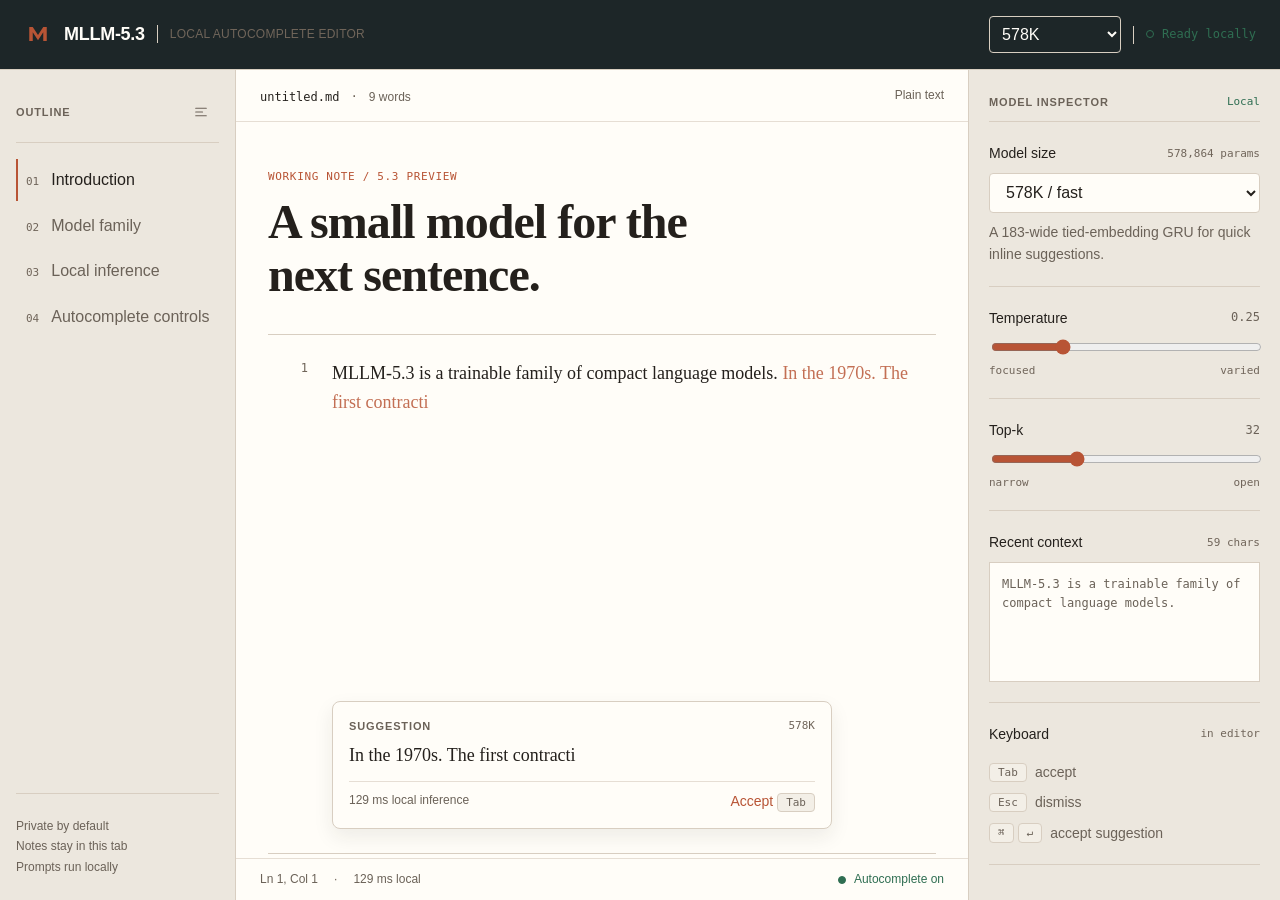
<file: site/index.html>
<!doctype html>
<html lang="en">
  <head>
    <meta charset="utf-8">
    <meta name="viewport" content="width=device-width, initial-scale=1">
    <meta name="description" content="MLLM-5.3 is a small, local-first autocomplete model family in a browser writing desk.">
    <meta name="theme-color" content="#1D2628">
    <title>MLLM-5.3 | Local autocomplete editor</title>
    <link rel="icon" href="data:image/svg+xml,%3Csvg xmlns='http://www.w3.org/2000/svg' viewBox='0 0 32 32'%3E%3Crect width='32' height='32' rx='6' fill='%231d2628'/%3E%3Cpath d='M6 24V8h4l6 9 6-9h4v16h-4V14l-6 9-6-9v10Z' fill='%23b85435'/%3E%3C/svg%3E">
    <link rel="stylesheet" href="styles.css?v=4">
  </head>
  <body>
    <a class="skip-link" href="#editor">Skip to editor</a>
    <div class="app-shell">
      <header class="context-bar">
        <div class="brand-lockup" aria-label="MLLM-5.3 local autocomplete editor">
          <svg class="brand-mark" viewBox="0 0 32 32" aria-hidden="true">
            <path d="M6 24V8h4l6 9 6-9h4v16h-4V14l-6 9-6-9v10Z" fill="currentColor"></path>
          </svg>
          <span class="brand-name">MLLM-5.3</span>
          <span class="brand-divider" aria-hidden="true"></span>
          <span class="brand-caption">Local autocomplete editor</span>
        </div>
        <div class="context-meta">
          <label class="sr-only" for="model-select">Model size</label>
          <select id="model-select" class="model-select">
            <option value="578K">578K</option>
            <option value="2.4M">2.4M</option>
            <option value="6.0M">6.0M</option>
          </select>
          <span class="meta-divider" aria-hidden="true"></span>
          <span id="load-status" class="load-state" data-state="loading">
            <span class="status-dot" aria-hidden="true"></span>
            <span id="load-status-text">Loading local model</span>
          </span>
          <button id="inspector-toggle" class="icon-button mobile-only" type="button" aria-expanded="false" aria-controls="inspector" aria-label="Show model inspector">
            <svg viewBox="0 0 24 24" aria-hidden="true"><path d="M4 7h16M4 12h16M4 17h16" fill="none" stroke="currentColor" stroke-width="1.8" stroke-linecap="round"></path></svg>
          </button>
        </div>
      </header>

      <main class="workspace-grid">
        <aside class="outline-rail" aria-label="Document outline">
          <div class="panel-heading">
            <span class="overline">Outline</span>
            <button class="quiet-icon" type="button" aria-label="Collapse outline">
              <svg viewBox="0 0 24 24" aria-hidden="true"><path d="M5 7h14M5 12h9M5 17h14" fill="none" stroke="currentColor" stroke-width="1.6" stroke-linecap="round"></path></svg>
            </button>
          </div>
          <nav class="outline-nav" aria-label="Headings">
            <a class="outline-item is-active" href="#editor"><span class="outline-number">01</span><span>Introduction</span></a>
            <a class="outline-item" href="#model-section"><span class="outline-number">02</span><span>Model family</span></a>
            <a class="outline-item" href="#local-section"><span class="outline-number">03</span><span>Local inference</span></a>
            <a class="outline-item" href="#controls-section"><span class="outline-number">04</span><span>Autocomplete controls</span></a>
          </nav>
          <div class="rail-footer">
            <span class="caption">Private by default</span>
            <span class="caption">Notes stay in this tab</span>
            <span class="caption">Prompts run locally</span>
          </div>
        </aside>

        <section class="editor-region" aria-labelledby="document-title">
          <div class="document-toolbar">
            <div>
              <span id="document-title" class="document-name">untitled.md</span>
              <span class="toolbar-separator" aria-hidden="true">·</span>
              <span id="word-count" class="caption">0 words</span>
            </div>
            <span class="document-type">Plain text</span>
          </div>
          <div id="editor-scroll" class="editor-scroll">
            <div class="editor-content">
              <div class="editor-kicker">Working note <span aria-hidden="true">/</span> 5.3 preview</div>
              <h1 class="editor-title">A small model for the next sentence.</h1>
              <div class="editor-frame">
                <div class="line-gutter" aria-hidden="true" id="line-gutter">1</div>
                <div class="writing-surface">
                  <div class="editor-mirror" aria-hidden="true"><span id="typed-copy"></span><span id="ghost-copy" class="ghost-copy"></span></div>
                  <label class="sr-only" for="editor">Write a note</label>
                  <textarea id="editor" spellcheck="true" autocomplete="off" autocapitalize="sentences" aria-describedby="editor-help">MLLM-5.3 is a trainable family of compact language models. </textarea>
                  <div id="suggestion-tray" class="suggestion-tray" role="status" aria-live="polite" aria-atomic="true" hidden>
                    <div class="suggestion-topline"><span class="overline">Suggestion</span><span id="suggestion-model" class="mono-caption">578K</span></div>
                    <p id="suggestion-text"></p>
                    <div class="suggestion-actions"><span id="suggestion-confidence" class="caption">Local continuation</span><button id="accept-button" class="text-action" type="button">Accept <kbd>Tab</kbd></button></div>
                  </div>
                </div>
              </div>
              <p id="editor-help" class="editor-help"><kbd>Tab</kbd> accept suggestion <span class="help-separator">•</span> <kbd>Esc</kbd> dismiss <span class="help-separator">•</span> <kbd>⌘</kbd><kbd>↵</kbd> accept suggestion</p>
              <section id="model-section" class="document-section">
                <span class="overline">02 / Model family</span>
                <p>Three size tiers share one from-scratch recurrent architecture. Pick the smallest model that keeps your writing flow intact.</p>
              </section>
              <section id="local-section" class="document-section">
                <span class="overline">03 / Local inference</span>
                <p>The editor loads the checkpoint into a worker. Prompts, completions, and sampling stay in this browser tab.</p>
              </section>
              <section id="controls-section" class="document-section last-section">
                <span class="overline">04 / Autocomplete controls</span>
                <p>Change the temperature and top-k values in the inspector, then keep typing. Every accepted suggestion becomes part of the next context window.</p>
              </section>
            </div>
          </div>
          <footer class="editor-status">
            <span id="cursor-status">Ln 1, Col 1</span>
            <span class="status-separator" aria-hidden="true">·</span>
            <span id="latency-status">Waiting for model</span>
            <span class="editor-status-spacer"></span>
            <span class="status-toggle"><span class="status-dot ready" aria-hidden="true"></span> Autocomplete on</span>
          </footer>
        </section>

        <aside id="inspector" class="inspector-scroll" aria-label="Model inspector">
          <div class="inspector-heading"><span class="overline">Model inspector</span><span class="inspector-state" id="inspector-state">Local</span></div>
          <section class="inspector-section">
            <div class="section-label-row"><label for="inspector-model">Model size</label><span class="mono-caption" id="parameter-count">578,864 params</span></div>
            <select id="inspector-model" class="wide-select">
              <option value="578K">578K / fast</option>
              <option value="2.4M">2.4M / balanced</option>
              <option value="6.0M">6.0M / fuller context</option>
            </select>
            <p class="inspector-note" id="model-description">A 183-wide tied-embedding GRU for quick inline suggestions.</p>
          </section>
          <section class="inspector-section">
            <div class="section-label-row"><label for="temperature">Temperature</label><output id="temperature-value" for="temperature">0.25</output></div>
            <input id="temperature" type="range" min="0" max="1" step="0.05" value="0.25">
            <div class="range-labels"><span>focused</span><span>varied</span></div>
          </section>
          <section class="inspector-section">
            <div class="section-label-row"><label for="top-k">Top-k</label><output id="top-k-value" for="top-k">32</output></div>
            <input id="top-k" type="range" min="4" max="96" step="4" value="32">
            <div class="range-labels"><span>narrow</span><span>open</span></div>
          </section>
          <section class="inspector-section context-section">
            <div class="section-label-row"><span class="section-label">Recent context</span><span id="context-count" class="mono-caption">0 chars</span></div>
            <div id="context-preview" class="context-preview">Start writing to give the model a local context window.</div>
          </section>
          <section class="inspector-section inspector-guide">
            <div class="section-label-row"><span class="section-label">Keyboard</span><span class="mono-caption">in editor</span></div>
            <div class="shortcut-row"><kbd>Tab</kbd><span>accept</span></div>
            <div class="shortcut-row"><kbd>Esc</kbd><span>dismiss</span></div>
            <div class="shortcut-row"><kbd>⌘</kbd><kbd>↵</kbd><span>accept suggestion</span></div>
          </section>
          <div id="worker-error" class="inspector-error" hidden></div>
        </aside>
      </main>
    </div>
    <div id="live-region" class="sr-only" aria-live="polite"></div>
    <script type="module" src="app.js?v=4"></script>
  </body>
</html>
</file>
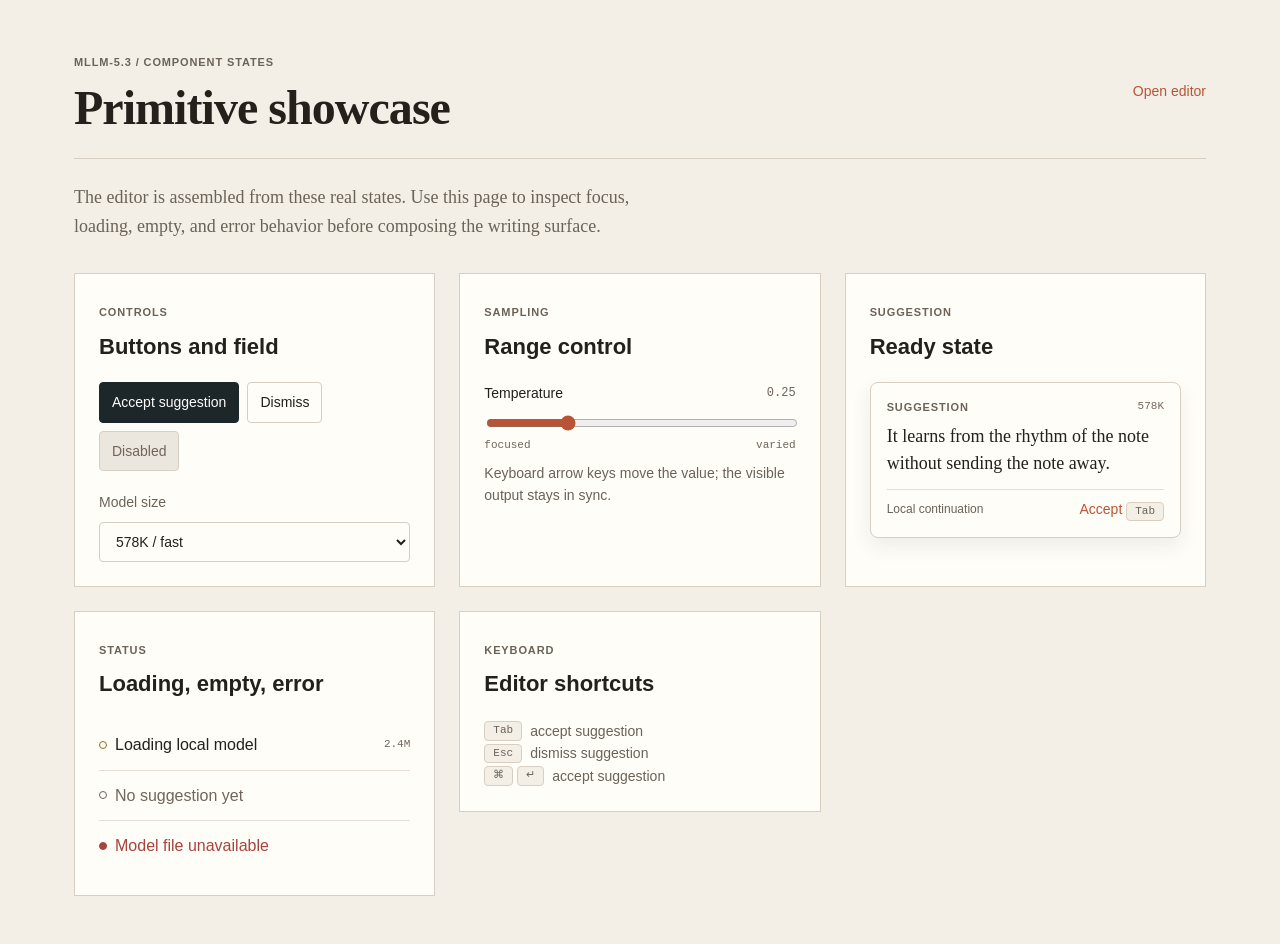
<file: site/showcase.html>
<!doctype html>
<html lang="en">
  <head>
    <meta charset="utf-8">
    <meta name="viewport" content="width=device-width, initial-scale=1">
    <meta name="description" content="MLLM-5.3 primitive showcase.">
    <title>MLLM-5.3 | Primitive showcase</title>
    <link rel="icon" href="data:image/svg+xml,%3Csvg xmlns='http://www.w3.org/2000/svg' viewBox='0 0 32 32'%3E%3Crect width='32' height='32' rx='6' fill='%231d2628'/%3E%3Cpath d='M6 24V8h4l6 9 6-9h4v16h-4V14l-6 9-6-9v10Z' fill='%23b85435'/%3E%3C/svg%3E">
    <link rel="stylesheet" href="styles.css?v=4">
  </head>
  <body>
    <main class="showcase-page">
      <header class="showcase-heading">
        <div><span class="overline">MLLM-5.3 / component states</span><h1>Primitive showcase</h1></div>
        <a class="text-link" href="index.html">Open editor</a>
      </header>
      <p class="showcase-intro">The editor is assembled from these real states. Use this page to inspect focus, loading, empty, and error behavior before composing the writing surface.</p>
      <div class="showcase-grid">
        <section class="showcase-card"><span class="overline">Controls</span><h2>Buttons and field</h2><div class="showcase-row"><button class="primary-button" type="button">Accept suggestion</button><button class="secondary-button" type="button">Dismiss</button><button class="secondary-button" type="button" disabled>Disabled</button></div><label class="showcase-field">Model size<select class="wide-select"><option>578K / fast</option><option>2.4M / balanced</option></select></label></section>
        <section class="showcase-card"><span class="overline">Sampling</span><h2>Range control</h2><div class="section-label-row"><label for="showcase-range">Temperature</label><output for="showcase-range">0.25</output></div><input id="showcase-range" type="range" min="0" max="1" value="0.25" step="0.05"><div class="range-labels"><span>focused</span><span>varied</span></div><p class="showcase-note">Keyboard arrow keys move the value; the visible output stays in sync.</p></section>
        <section class="showcase-card"><span class="overline">Suggestion</span><h2>Ready state</h2><div class="suggestion-tray showcase-tray"><div class="suggestion-topline"><span class="overline">Suggestion</span><span class="mono-caption">578K</span></div><p>It learns from the rhythm of the note without sending the note away.</p><div class="suggestion-actions"><span class="caption">Local continuation</span><button class="text-action" type="button">Accept <kbd>Tab</kbd></button></div></div></section>
        <section class="showcase-card"><span class="overline">Status</span><h2>Loading, empty, error</h2><div class="state-stack"><div class="showcase-state"><span class="status-dot loading" aria-hidden="true"></span><span>Loading local model</span><span class="mono-caption">2.4M</span></div><div class="showcase-state is-empty"><span class="status-dot" aria-hidden="true"></span><span>No suggestion yet</span></div><div class="showcase-state is-error"><span class="status-dot error" aria-hidden="true"></span><span>Model file unavailable</span></div></div></section>
        <section class="showcase-card showcase-keyboard"><span class="overline">Keyboard</span><h2>Editor shortcuts</h2><div class="shortcut-row"><kbd>Tab</kbd><span>accept suggestion</span></div><div class="shortcut-row"><kbd>Esc</kbd><span>dismiss suggestion</span></div><div class="shortcut-row"><kbd>⌘</kbd><kbd>↵</kbd><span>accept suggestion</span></div></section>
      </div>
    </main>
    <script>
      const showcaseRange = document.querySelector("#showcase-range");
      const showcaseOutput = document.querySelector('output[for="showcase-range"]');
      showcaseRange.addEventListener("input", () => {
        showcaseOutput.textContent = Number(showcaseRange.value).toFixed(2);
      });
    </script>
  </body>
</html>
</file>
<file: site/styles.css>
:root {
  --surface-canvas: #f3efe7;
  --surface-paper: #fffdf8;
  --surface-panel: #ece7de;
  --surface-ink: #1d2628;
  --text-primary: #24201c;
  --text-secondary: #6b6258;
  --text-tertiary: #70655a;
  --border-default: #d8cec1;
  --border-subtle: #e6ded4;
  --accent-primary: #b85435;
  --accent-hover: #8f3f28;
  --status-success: #2f6e52;
  --status-warning: #9a6a27;
  --status-error: #a8433e;
  --status-info: #4c7080;
  --space-1: 4px;
  --space-2: 8px;
  --space-3: 12px;
  --space-4: 16px;
  --space-5: 20px;
  --space-6: 24px;
  --space-8: 32px;
  --space-10: 40px;
  --space-12: 48px;
  --space-16: 64px;
  --font-primary: -apple-system, BlinkMacSystemFont, "Helvetica Neue", sans-serif;
  --font-serif: Iowan Old Style, Baskerville, "Times New Roman", serif;
  --font-mono: SFMono-Regular, Menlo, Monaco, monospace;
  --timing-micro: 120ms ease-out;
  --timing-standard: 240ms ease-in-out;
  --timing-emphasis: 480ms cubic-bezier(0.16, 1, 0.3, 1);
}

* { box-sizing: border-box; }
html { min-block-size: 100%; background: var(--surface-canvas); }
body { min-block-size: 100%; margin: 0; color: var(--text-primary); background: var(--surface-canvas); font-family: var(--font-primary); font-size: 16px; line-height: 1.6; }
button, select, textarea, input { font: inherit; }
button, select, input { color: inherit; }
button, select { cursor: pointer; }
button:disabled { cursor: not-allowed; }
a { color: inherit; }

.sr-only { position: absolute; inline-size: 1px; block-size: 1px; padding: 0; margin: -1px; overflow: hidden; clip: rect(0, 0, 0, 0); white-space: nowrap; border: 0; }
.skip-link { position: fixed; inset-block-start: var(--space-3); inset-inline-start: var(--space-3); z-index: 10; padding: var(--space-2) var(--space-3); color: var(--surface-paper); background: var(--surface-ink); border-radius: 4px; transform: translateY(-160%); transition: transform var(--timing-micro); }
.skip-link:focus { transform: translateY(0); }

.app-shell { display: grid; grid-template-rows: auto minmax(0, 1fr); max-block-size: 100dvb; block-size: 100dvb; overflow: hidden; }
.context-bar { display: flex; align-items: center; justify-content: space-between; gap: var(--space-6); min-block-size: 68px; padding: var(--space-4) var(--space-6); color: var(--surface-paper); background: var(--surface-ink); border-block-end: 1px solid var(--border-default); }
.brand-lockup, .context-meta, .document-toolbar, .editor-status, .panel-heading, .inspector-heading, .section-label-row, .suggestion-topline, .suggestion-actions, .shortcut-row, .showcase-heading { display: flex; align-items: center; }
.brand-lockup, .context-meta { gap: var(--space-3); }
.brand-mark { inline-size: 28px; block-size: 28px; color: var(--accent-primary); }
.brand-name { font-size: 18px; font-weight: 600; letter-spacing: -0.015em; }
.brand-divider, .meta-divider { inline-size: 1px; block-size: 18px; background: var(--border-default); }
.brand-caption { color: var(--text-tertiary); font-size: 12px; letter-spacing: 0.02em; text-transform: uppercase; }
.model-select { min-inline-size: 132px; padding: var(--space-2) 28px var(--space-2) var(--space-2); color: var(--surface-paper); background: var(--surface-ink); border: 1px solid var(--border-default); border-radius: 4px; }
.load-state { display: inline-flex; align-items: center; gap: var(--space-2); color: var(--text-tertiary); font: 12px/1.4 var(--font-mono); white-space: nowrap; }
.load-state[data-state="ready"] { color: var(--status-success); }
.load-state[data-state="error"] { color: var(--status-error); }
.status-dot { display: inline-block; inline-size: 8px; block-size: 8px; border: 1px solid currentColor; border-radius: 50%; }
.status-dot.ready { color: var(--status-success); background: currentColor; }
.status-dot.loading { color: var(--status-warning); animation: quiet-pulse 1.4s ease-in-out infinite; }
.status-dot.error { color: var(--status-error); background: currentColor; }
@keyframes quiet-pulse { 0%, 100% { opacity: 1; } 50% { opacity: 0.4; } }
.icon-button, .quiet-icon { display: inline-grid; place-items: center; padding: var(--space-2); background: transparent; border: 1px solid transparent; }
.icon-button { color: var(--surface-paper); }
.icon-button svg, .quiet-icon svg { inline-size: 18px; block-size: 18px; }
.quiet-icon { color: var(--text-secondary); }
.mobile-only { display: none; }

.workspace-grid { display: grid; grid-template-columns: 236px minmax(0, 1fr) 312px; min-block-size: 0; overflow: hidden; }
.outline-rail, .inspector-scroll { min-block-size: 0; overflow: auto; background: var(--surface-panel); }
.outline-rail { display: flex; flex-direction: column; padding: var(--space-6) var(--space-4); border-inline-end: 1px solid var(--border-default); }
.inspector-scroll { padding: var(--space-6) var(--space-5); border-inline-start: 1px solid var(--border-default); }
.panel-heading, .inspector-heading { justify-content: space-between; gap: var(--space-3); padding-block-end: var(--space-3); border-block-end: 1px solid var(--border-default); }
.panel-heading { position: sticky; inset-block-start: 0; z-index: 1; background: var(--surface-panel); }
.overline { color: var(--text-secondary); font-size: 11px; font-weight: 600; line-height: 1.3; letter-spacing: 0.08em; text-transform: uppercase; }
.outline-nav { display: grid; gap: var(--space-1); padding-block-start: var(--space-4); }
.outline-item { display: flex; align-items: baseline; gap: var(--space-3); padding: var(--space-2); color: var(--text-secondary); border-inline-start: 2px solid transparent; text-decoration: none; transition: color var(--timing-micro), border-color var(--timing-micro); }
.outline-item:hover, .outline-item:focus, .outline-item.is-active { color: var(--text-primary); border-inline-start-color: var(--accent-primary); }
.outline-number, .mono-caption { color: var(--text-tertiary); font: 11px/1.4 var(--font-mono); }
.rail-footer { display: grid; gap: var(--space-1); margin-block-start: auto; padding-block-start: var(--space-6); border-block-start: 1px solid var(--border-default); }
.caption { color: var(--text-secondary); font-size: 12px; line-height: 1.4; }

.editor-region { display: grid; grid-template-rows: auto minmax(0, 1fr) auto; min-inline-size: 0; min-block-size: 0; background: var(--surface-paper); }
.document-toolbar { justify-content: space-between; gap: var(--space-4); min-block-size: 52px; padding: var(--space-3) var(--space-6); color: var(--text-secondary); border-block-end: 1px solid var(--border-subtle); }
.document-name { color: var(--text-primary); font: 12px/1.4 var(--font-mono); }
.toolbar-separator, .status-separator { padding-inline: var(--space-2); color: var(--text-tertiary); }
.document-type { font-size: 12px; }
.editor-scroll { min-block-size: 0; overflow: auto; }
.editor-content { max-inline-size: 860px; padding: var(--space-12) var(--space-8) var(--space-16); margin-inline: auto; }
.editor-kicker { color: var(--accent-primary); font: 11px/1.3 var(--font-mono); letter-spacing: 0.06em; text-transform: uppercase; }
.editor-title { max-inline-size: 18ch; margin: var(--space-3) 0 var(--space-8); color: var(--text-primary); font: 700 clamp(28px, 4vw, 48px)/1.1 var(--font-serif); letter-spacing: -0.02em; }
.editor-frame { display: grid; grid-template-columns: 40px minmax(0, 1fr); min-block-size: 520px; border-block-start: 1px solid var(--border-default); border-block-end: 1px solid var(--border-default); }
.line-gutter { padding-block-start: var(--space-6); color: var(--text-tertiary); font: 12px/1.6 var(--font-mono); text-align: end; user-select: none; }
.writing-surface { position: relative; min-inline-size: 0; padding: var(--space-6) 0 var(--space-8) var(--space-6); }
.editor-mirror, #editor { min-block-size: 400px; margin: 0; padding: 0; color: var(--text-primary); font: 18px/1.6 var(--font-serif); letter-spacing: 0; white-space: pre-wrap; overflow-wrap: anywhere; }
.editor-mirror { position: absolute; inset: var(--space-6) 0 var(--space-8) var(--space-6); pointer-events: none; }
#editor { position: relative; z-index: 1; display: block; inline-size: 100%; min-block-size: 400px; resize: none; color: transparent; caret-color: var(--accent-primary); background: transparent; border: 0; }
#editor::selection { color: transparent; background: var(--accent-primary); }
.ghost-copy { color: var(--accent-primary); opacity: 0.84; }
.suggestion-tray { position: absolute; inset-inline-start: var(--space-6); inset-block-end: var(--space-6); z-index: 2; inline-size: min(500px, calc(100% - var(--space-6))); padding: var(--space-4); background: var(--surface-paper); border: 1px solid var(--border-default); border-radius: 8px; box-shadow: 0 8px 20px color-mix(in srgb, var(--text-primary) 8%, transparent); animation: suggestion-enter var(--timing-standard); }
@keyframes suggestion-enter { from { opacity: 0; transform: translateY(8px); } to { opacity: 1; transform: translateY(0); } }
.suggestion-topline, .suggestion-actions { justify-content: space-between; gap: var(--space-3); }
.suggestion-tray p { margin: var(--space-2) 0 var(--space-3); color: var(--text-primary); font: 18px/1.5 var(--font-serif); }
.suggestion-actions { padding-block-start: var(--space-2); border-block-start: 1px solid var(--border-subtle); }
.text-action, .text-link { padding: 0; color: var(--accent-primary); background: transparent; border: 0; font-size: 14px; text-decoration: none; }
.text-action:hover, .text-link:hover { color: var(--accent-hover); text-decoration: underline; }
kbd { display: inline-block; min-inline-size: 22px; padding: 1px var(--space-2); color: var(--text-secondary); background: var(--surface-canvas); border: 1px solid var(--border-default); border-radius: 4px; font: 11px/1.4 var(--font-mono); text-align: center; }
.editor-help { margin: var(--space-3) 0 0; color: var(--text-secondary); font-size: 12px; }
.help-separator { padding-inline: var(--space-2); color: var(--text-tertiary); }
.document-section { max-inline-size: 68ch; padding-block-start: var(--space-12); margin-block-start: var(--space-12); border-block-start: 1px solid var(--border-subtle); }
.document-section p { margin: var(--space-3) 0 0; color: var(--text-secondary); font: 18px/1.6 var(--font-serif); }
.last-section { padding-block-end: var(--space-6); }
.editor-status { gap: var(--space-2); min-block-size: 42px; padding: var(--space-2) var(--space-6); color: var(--text-secondary); border-block-start: 1px solid var(--border-subtle); font-size: 12px; }
.editor-status-spacer { flex: 1; }
.status-toggle { display: inline-flex; align-items: center; gap: var(--space-2); color: var(--status-success); }

.inspector-heading { position: sticky; inset-block-start: 0; z-index: 1; background: var(--surface-panel); }
.inspector-state { color: var(--status-success); font: 11px/1.4 var(--font-mono); }
.inspector-section { padding-block: var(--space-5); border-block-end: 1px solid var(--border-default); }
.section-label-row { justify-content: space-between; gap: var(--space-3); margin-block-end: var(--space-2); }
.section-label-row label, .section-label { color: var(--text-primary); font-size: 14px; }
output { color: var(--text-secondary); font: 12px/1.4 var(--font-mono); }
.wide-select { inline-size: 100%; min-block-size: 40px; padding: var(--space-2) var(--space-3); color: var(--text-primary); background: var(--surface-paper); border: 1px solid var(--border-default); border-radius: 4px; }
.inspector-note, .showcase-note { margin: var(--space-2) 0 0; color: var(--text-secondary); font-size: 14px; }
input[type="range"] { inline-size: 100%; accent-color: var(--accent-primary); }
.range-labels { display: flex; justify-content: space-between; color: var(--text-tertiary); font: 11px/1.4 var(--font-mono); }
.context-preview { min-block-size: 120px; padding: var(--space-3); color: var(--text-secondary); background: var(--surface-paper); border: 1px solid var(--border-default); font: 12px/1.6 var(--font-mono); overflow-wrap: anywhere; }
.inspector-guide { display: grid; gap: var(--space-2); }
.shortcut-row { gap: var(--space-2); color: var(--text-secondary); font-size: 14px; }
.shortcut-row kbd + kbd { margin-inline-start: -4px; }
.inspector-error { padding: var(--space-3); color: var(--status-error); background: var(--surface-paper); border: 1px solid var(--status-error); font-size: 14px; }

.showcase-page { max-inline-size: 1180px; padding: var(--space-12) var(--space-6); margin: 0 auto; }
.showcase-heading { justify-content: space-between; gap: var(--space-6); padding-block-end: var(--space-6); border-block-end: 1px solid var(--border-default); }
.showcase-heading h1 { margin: var(--space-2) 0 0; font: 700 clamp(28px, 4vw, 48px)/1.1 var(--font-serif); letter-spacing: -0.02em; }
.showcase-intro { max-inline-size: 68ch; margin: var(--space-6) 0 var(--space-8); color: var(--text-secondary); font: 18px/1.6 var(--font-serif); }
.showcase-grid { display: grid; grid-template-columns: repeat(auto-fit, minmax(min(320px, 100%), 1fr)); gap: var(--space-6); }
.showcase-card { min-inline-size: 0; padding: var(--space-6); background: var(--surface-paper); border: 1px solid var(--border-default); }
.showcase-card h2 { margin: var(--space-2) 0 var(--space-5); font-size: 22px; line-height: 1.4; }
.showcase-row { display: flex; flex-wrap: wrap; gap: var(--space-2); }
.primary-button, .secondary-button { min-block-size: 40px; padding: var(--space-2) var(--space-3); border-radius: 4px; font-size: 14px; transition: background-color var(--timing-micro), color var(--timing-micro), transform var(--timing-micro); }
.primary-button { color: var(--surface-paper); background: var(--surface-ink); border: 1px solid var(--surface-ink); }
.primary-button:hover { background: var(--accent-hover); border-color: var(--accent-hover); }
.primary-button:active, .secondary-button:active { transform: scale(0.98); }
.secondary-button { background: transparent; border: 1px solid var(--border-default); }
.secondary-button:hover { color: var(--accent-hover); border-color: var(--accent-primary); }
.secondary-button:disabled { color: var(--text-tertiary); background: var(--surface-panel); }
.showcase-field { display: grid; gap: var(--space-2); margin-block-start: var(--space-5); color: var(--text-secondary); font-size: 14px; }
.showcase-tray { position: static; inline-size: auto; margin-block-start: var(--space-4); animation: none; }
.showcase-state { display: flex; align-items: center; gap: var(--space-2); padding-block: var(--space-3); border-block-end: 1px solid var(--border-subtle); }
.showcase-state .mono-caption { margin-inline-start: auto; }
.showcase-state.is-empty { color: var(--text-tertiary); }
.showcase-state.is-error { color: var(--status-error); border-block-end: 0; }
.showcase-keyboard { align-self: start; }

:focus-visible { outline: 2px solid var(--accent-primary); outline-offset: 3px; }
@media (max-width: 1060px) {
  .workspace-grid { grid-template-columns: minmax(0, 1fr) 280px; }
  .outline-rail { display: none; }
  .context-bar { padding-inline: var(--space-4); }
  .editor-content { padding-inline: var(--space-6); }
}
@media (max-width: 760px) {
  .app-shell { block-size: auto; min-block-size: 100dvb; max-block-size: none; overflow: visible; }
  .context-bar { align-items: center; min-block-size: 64px; gap: var(--space-2); padding: var(--space-3) var(--space-4); }
  .brand-lockup { min-inline-size: 0; flex: 1 1 auto; gap: var(--space-2); }
  .brand-name { white-space: nowrap; font-size: 16px; }
  .brand-caption, .meta-divider { display: none; }
  .context-meta { min-inline-size: 0; flex: 0 0 auto; gap: var(--space-2); }
  .model-select { min-inline-size: 74px; padding-inline: var(--space-2); }
  .load-state { font-size: 0; }
  .load-state .status-dot { margin-inline-end: 0; }
  .mobile-only { display: inline-grid; }
  .workspace-grid { display: block; overflow: visible; }
  .editor-region { min-block-size: 0; }
  .editor-scroll { overflow: visible; }
  .editor-content { padding: var(--space-8) var(--space-4) var(--space-12); }
  .editor-frame { min-block-size: 460px; grid-template-columns: 28px minmax(0, 1fr); }
  .writing-surface { padding-inline-start: var(--space-4); }
  .editor-mirror { inset-inline-start: var(--space-4); }
  .editor-mirror, #editor { font-size: 16px; }
  .editor-status { padding-inline: var(--space-4); }
  .editor-status-spacer, .status-toggle { display: none; }
  .inspector-scroll { display: none; border-block-start: 1px solid var(--border-default); border-inline-start: 0; }
  .inspector-scroll.is-open { display: block; }
  .inspector-heading { position: static; }
  .document-toolbar { padding-inline: var(--space-4); }
  .suggestion-tray { inset-inline-start: var(--space-4); inset-inline-end: var(--space-4); inline-size: auto; }
  .showcase-page { padding: var(--space-8) var(--space-4); }
  .showcase-heading { align-items: flex-start; flex-direction: column; }
}
@media (prefers-reduced-motion: reduce) {
  *, *::before, *::after { scroll-behavior: auto !important; animation: none !important; transition: none !important; }
}
</file>
